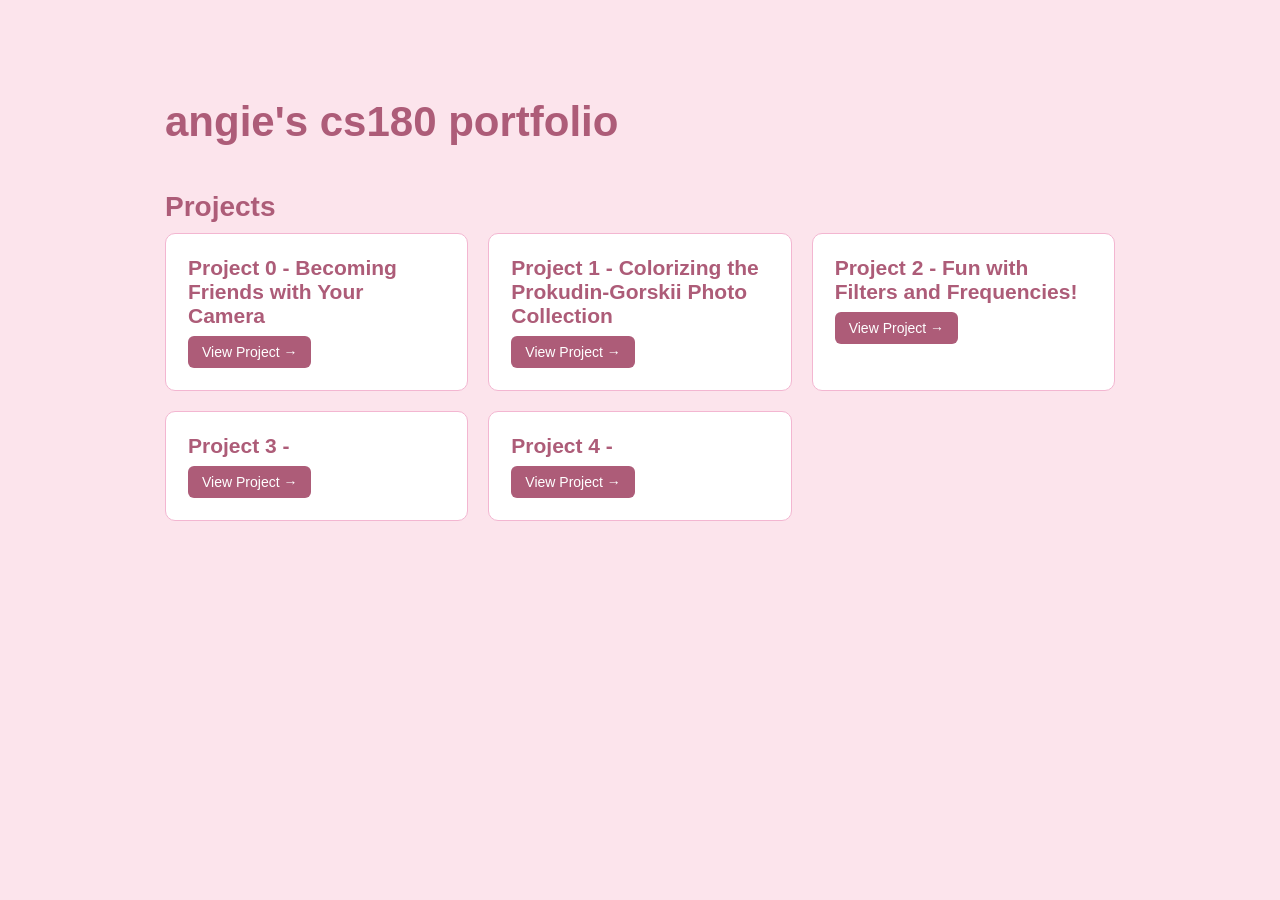
<file: index.html>
<!DOCTYPE html>
<html>
<head>
    <title>My Portfolio</title>
    <link rel="stylesheet" href="style.css">
</head>
<body>

    <div class="container">

        <div class="intro">
            <h1>angie's cs180 portfolio</h1>
        </div>

        <h2>Projects</h2>

        <div class="projects">

            <div class="project">
                <h3>Project 0 - Becoming Friends with Your Camera</h3>
                <a class="button" href="./0/index.html">
                    View Project →
                </a>
            </div>

            <div class="project">
                <h3>Project 1 - Colorizing the Prokudin-Gorskii Photo Collection</h3>
                <a class="button" href="./proj_1/index.html">
                    View Project →
                </a>
            </div>
            <div class="project">
                <h3>Project 2 - Fun with Filters and Frequencies!</h3>
                <a class="button" href="./proj_2/index.html">
                    View Project →
                </a>
            </div>

            <div class="project">
                <h3>Project 3 - </h3>
                <a class="button" href="./proj_3/index.html">
                    View Project →
                </a>
            </div>

            <div class="project">
                <h3>Project 4 - </h3>
                <a class="button" href="./proj_4/index.html">
                    View Project →
                </a>
            </div>
    </div>
    </div>

</body>
</html>
</file>
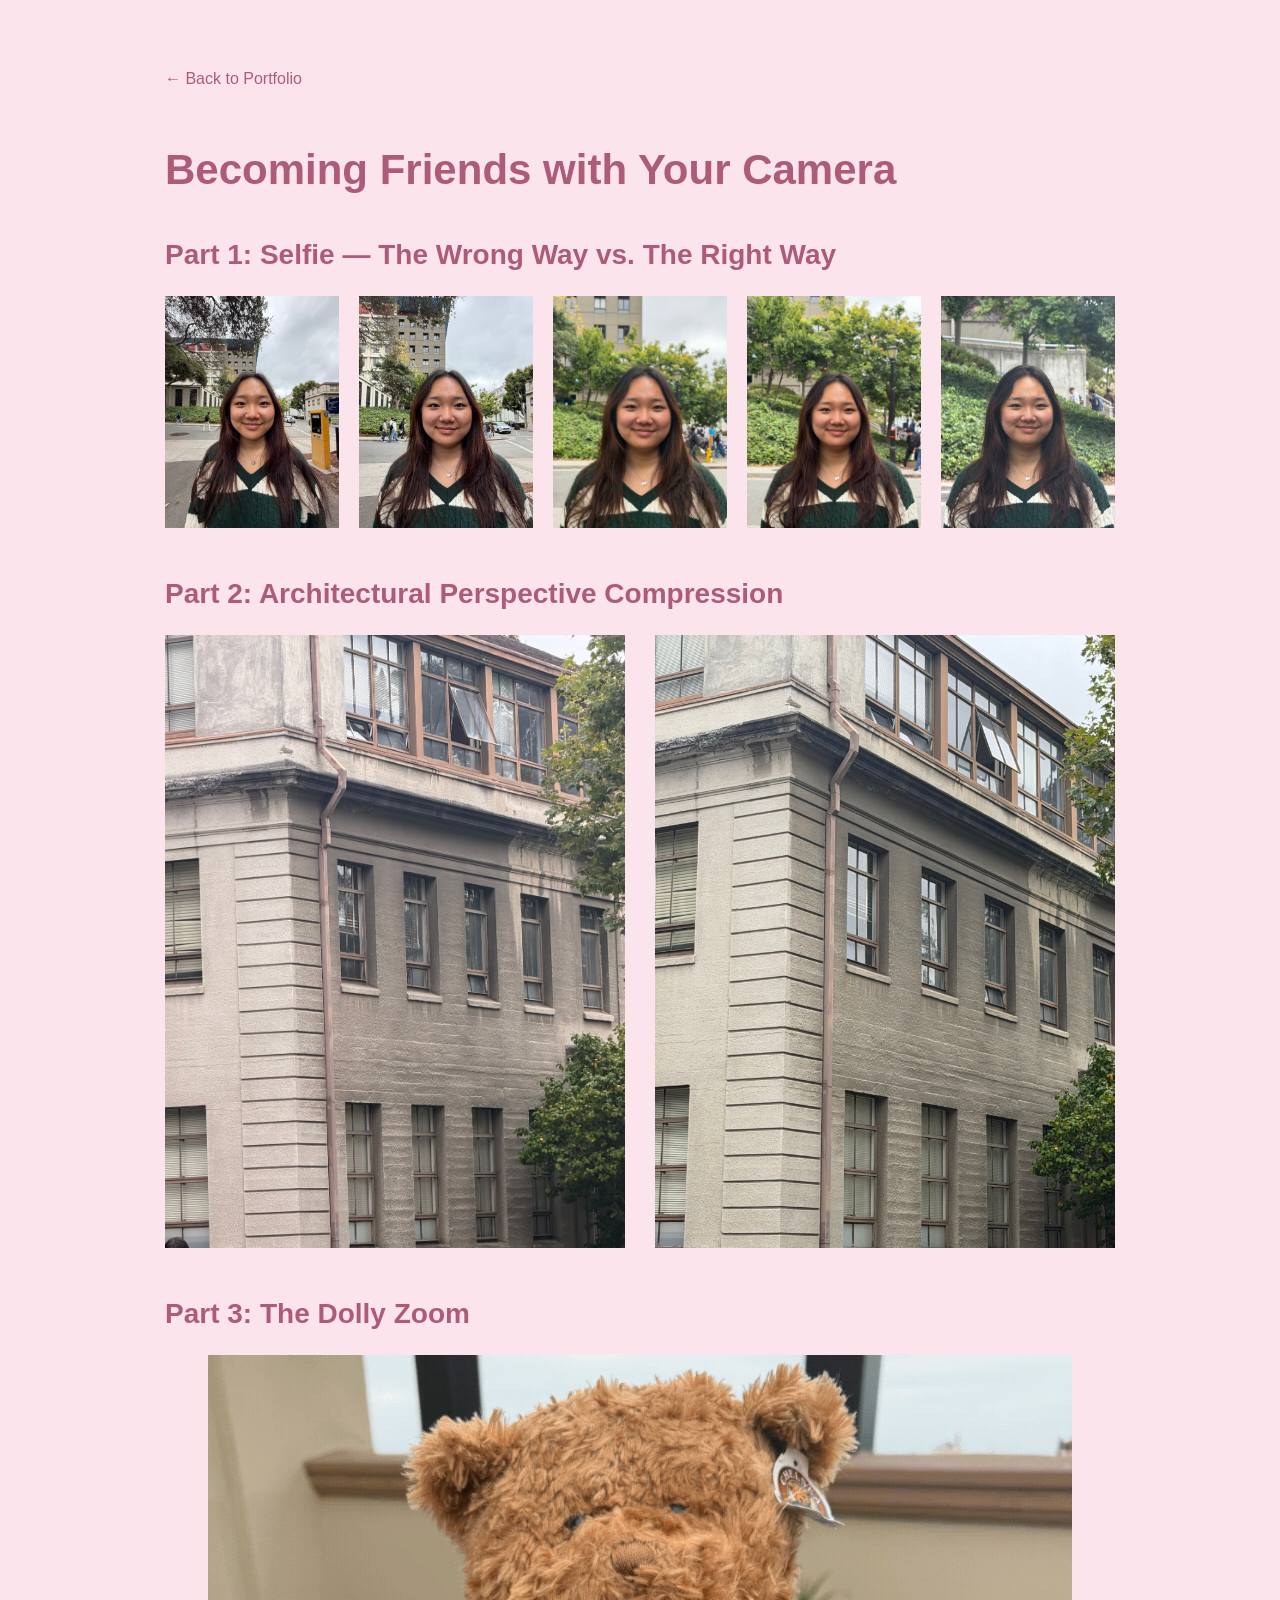
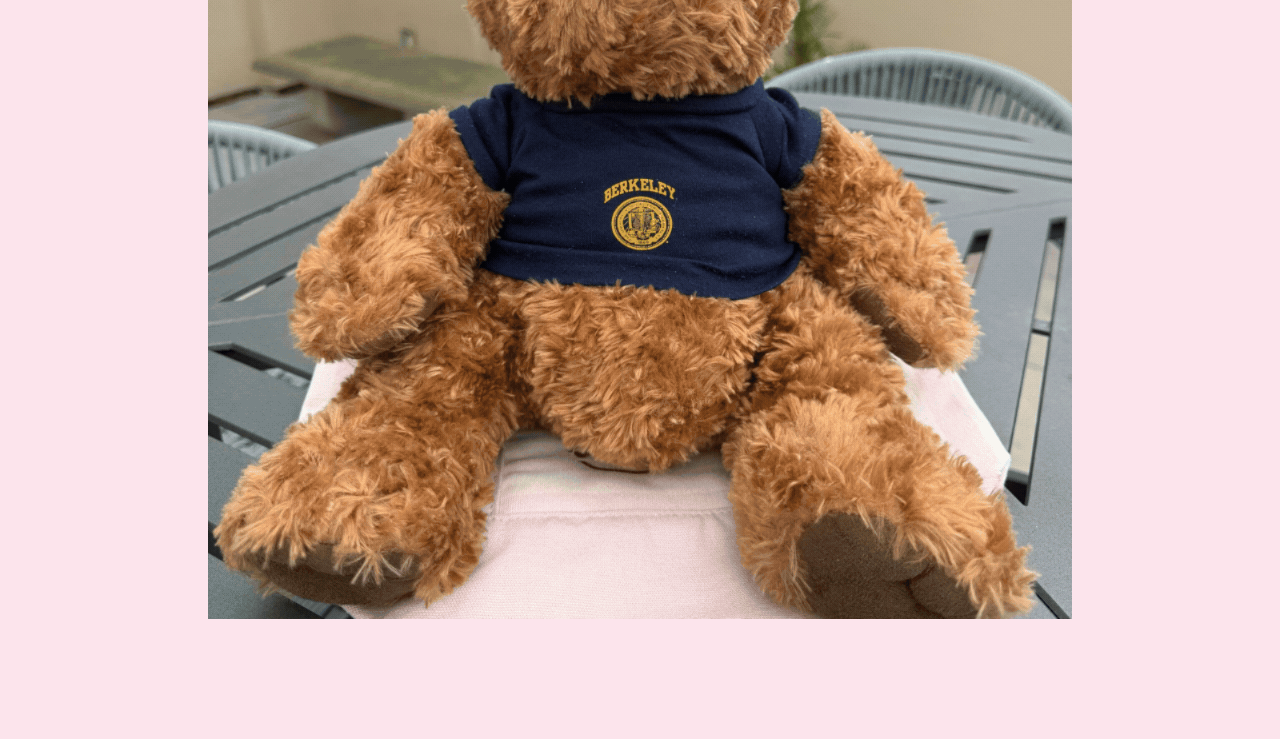
<file: 0/index.html>
<!DOCTYPE html>
<html>
<head>
    <title>Project 0 - Becoming Friends with Your Camera</title>
    <link rel="stylesheet" href="../style.css">
</head>

<body>

    <div class="container">

        <a class="back" href="../index.html">← Back to Portfolio</a>

        <header>
            <h1>Becoming Friends with Your Camera</h1>
        </header>

        <div class="section">
            <h2>Part 1: Selfie — The Wrong Way vs. The Right Way</h2>
            <div class="images single-row">
                <img src="./photos/IMG_5515.jpg">
                <img src="./photos/IMG_5516.jpg">
                <img src="./photos/IMG_5517.jpg">
                <img src="./photos/IMG_5518.jpg">
                <img src="./photos/IMG_5520.jpg">
            </div>
        </div>

        <div class="section">
            <h2>Part 2: Architectural Perspective Compression</h2>
            <div class="images side-by-side">
                <img src="./photos/IMG_5506.jpg">
                <img src="./photos/IMG_5508.jpg">
            </div>
        </div>


        <div class="section">
            <h2>Part 3: The Dolly Zoom</h2>

            <div class="images">
                <img src="./photos/dolly.gif">
            </div>
        </div>

    </div>
</body>
</html>
</file>
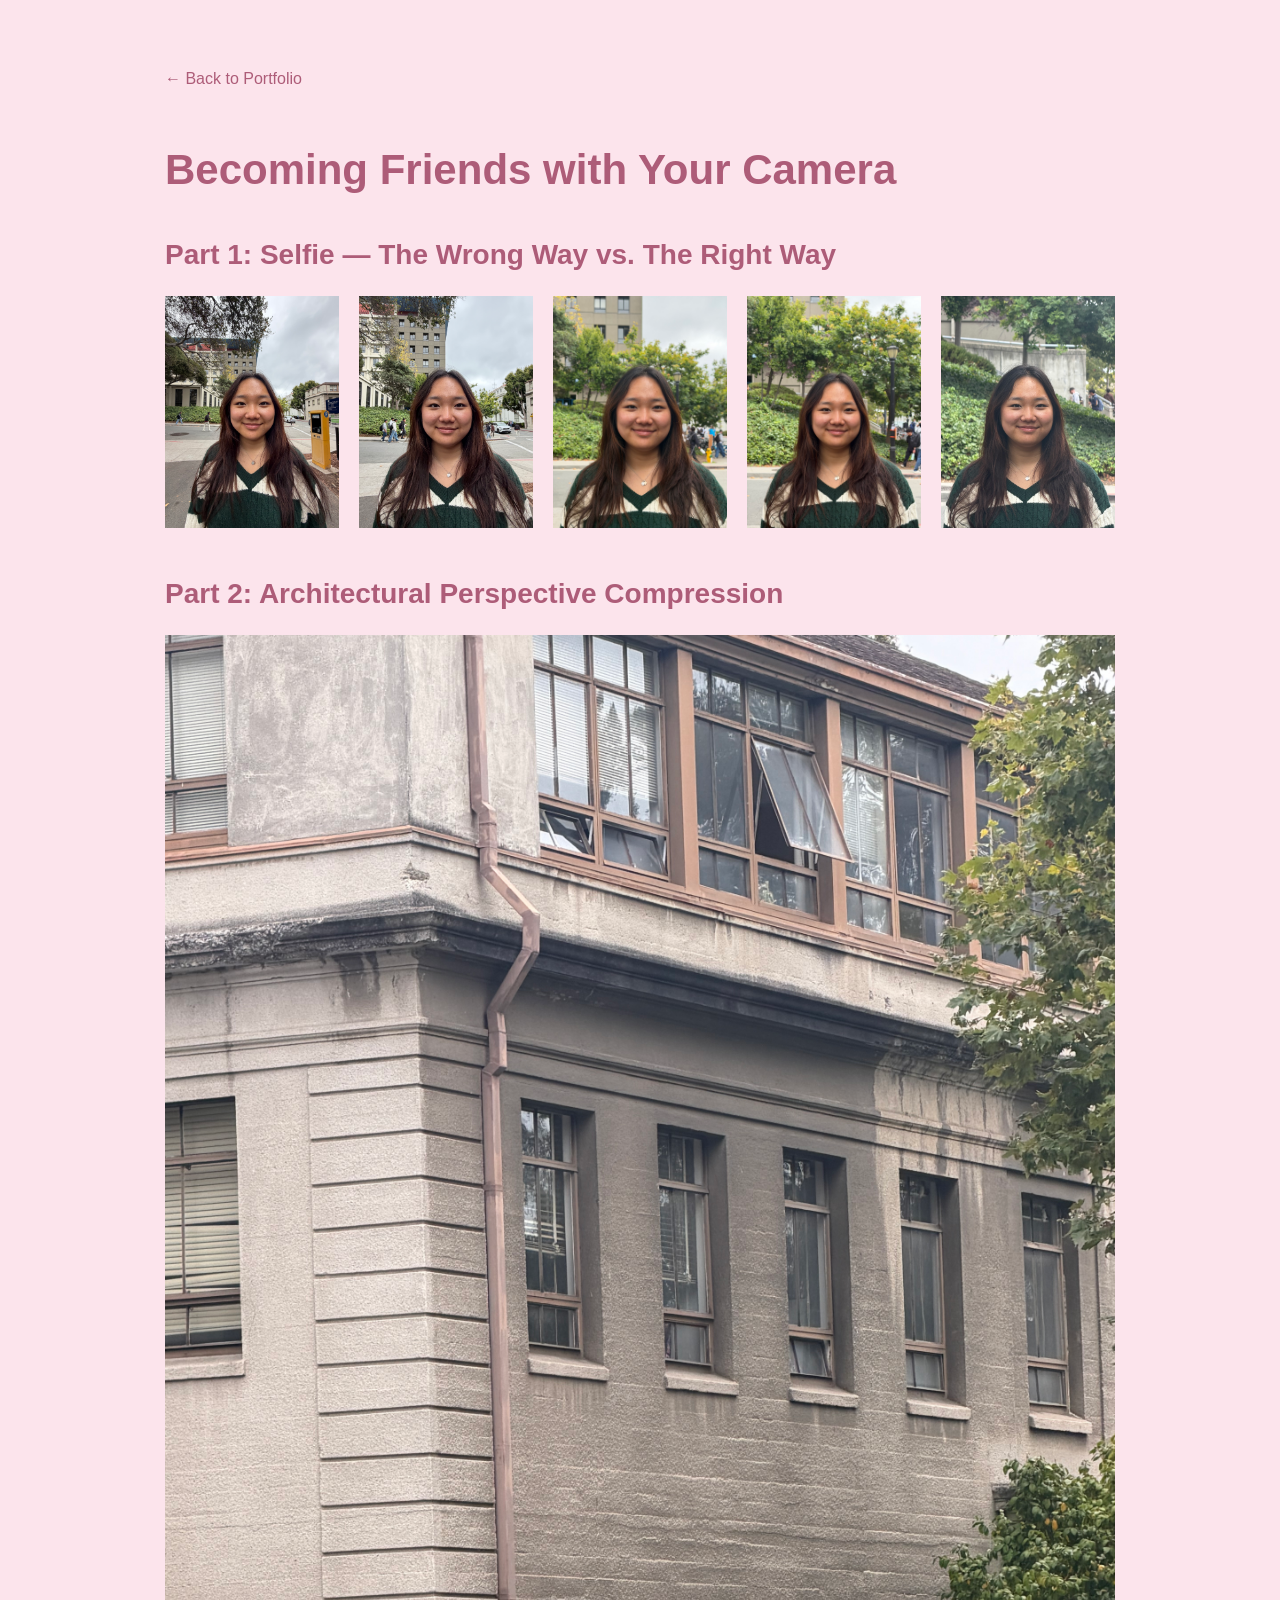
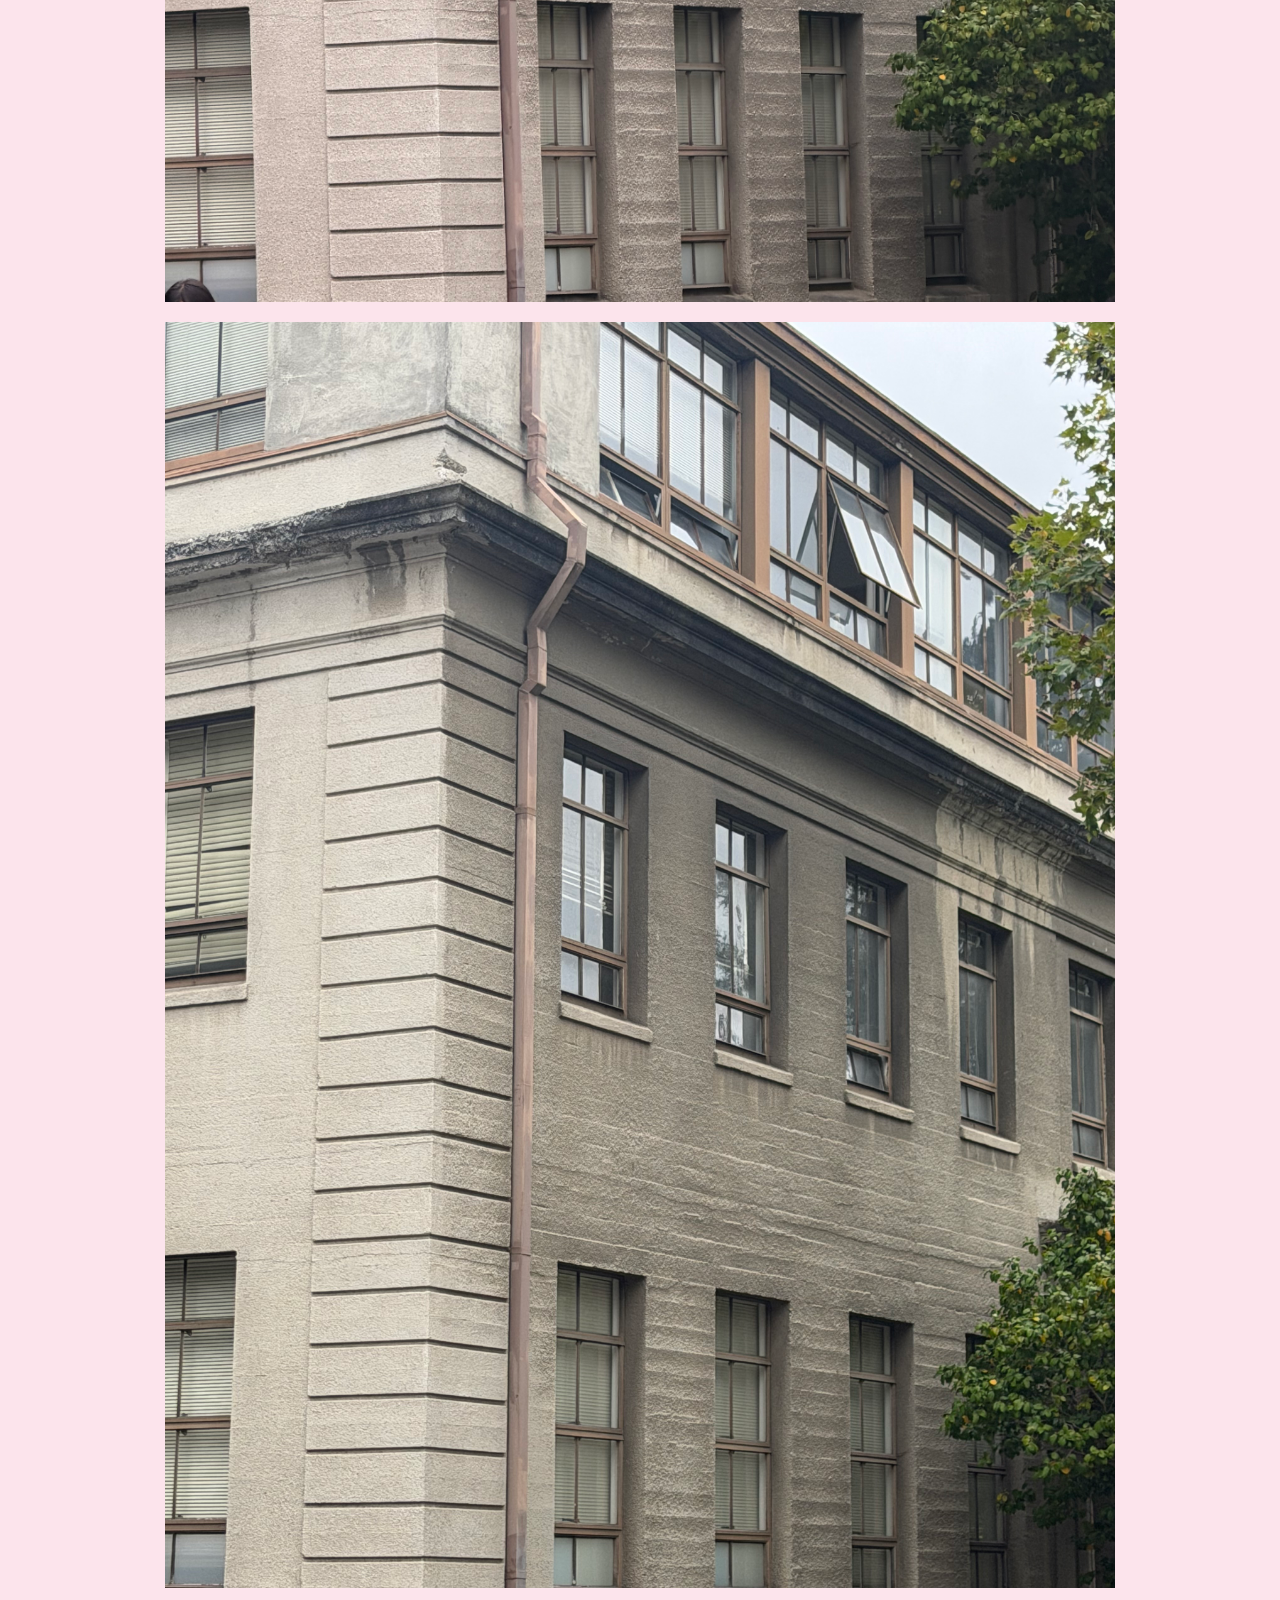
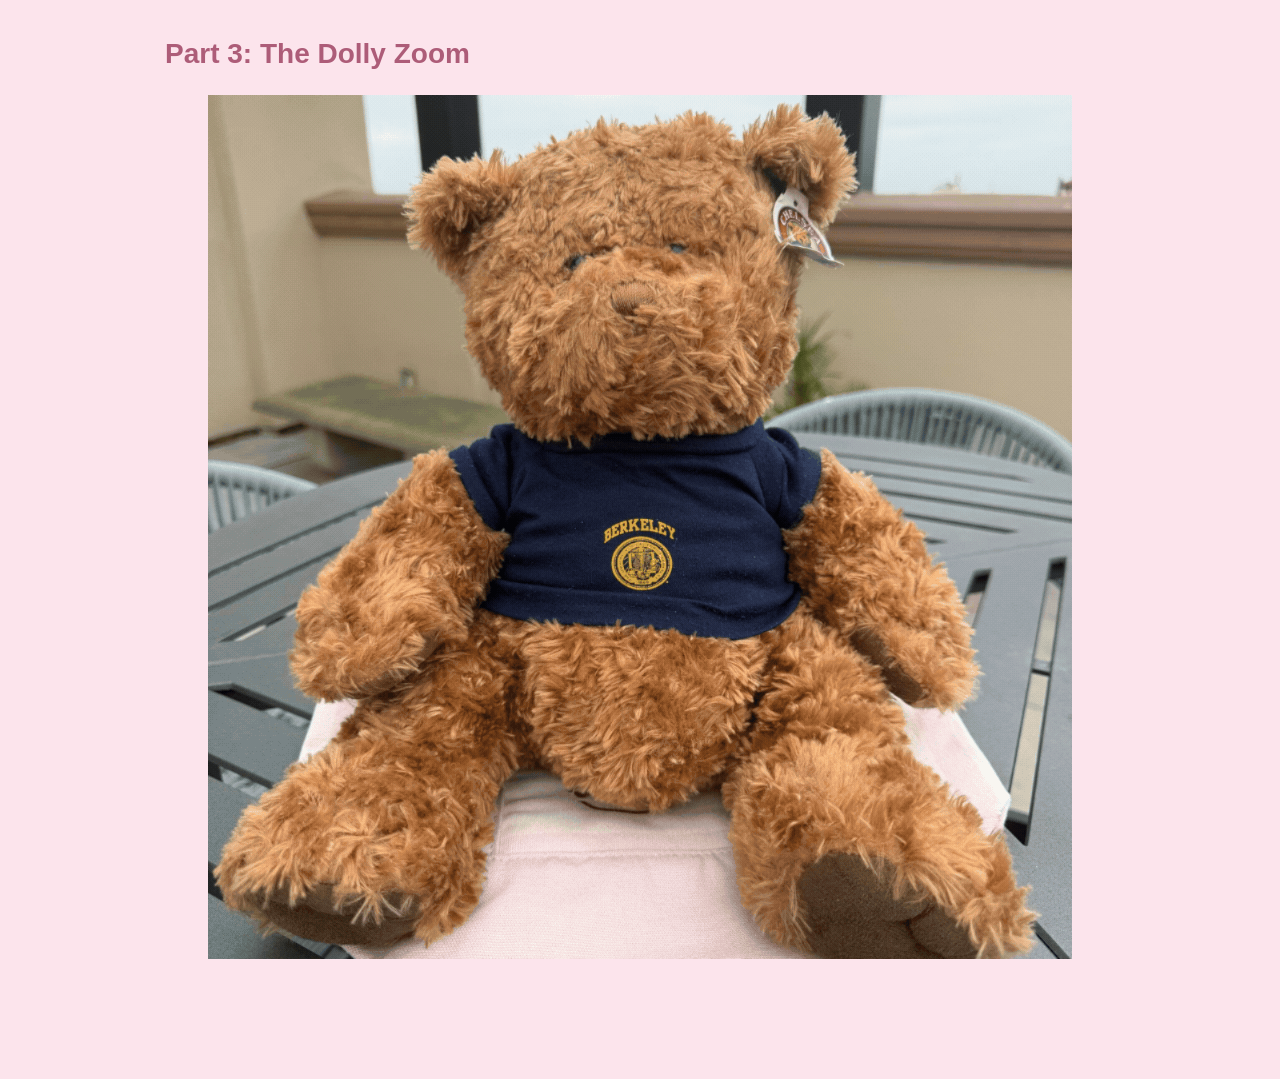
<file: 1/index.html>
<!DOCTYPE html>
<html>
<head>
    <title>Project 0 - Becoming Friends with Your Camera</title>
    <link rel="stylesheet" href="../style.css">
</head>

<body>

    <div class="container">

        <a class="back" href="../index.html">← Back to Portfolio</a>

        <header>
            <h1>Becoming Friends with Your Camera</h1>
        </header>

        <div class="section">
            <h2>Part 1: Selfie — The Wrong Way vs. The Right Way</h2>
            <div class="images single-row">
                <img src="./photos/IMG_5515.jpg">
                <img src="./photos/IMG_5516.jpg">
                <img src="./photos/IMG_5517.jpg">
                <img src="./photos/IMG_5518.jpg">
                <img src="./photos/IMG_5520.jpg">
            </div>
        </div>

        <div class="section">
            <h2>Part 2: Architectural Perspective Compression</h2>
            <div class="images">
                <img src="./photos/IMG_5506.jpg">
                <img src="./photos/IMG_5508.jpg">
            </div>
        </div>


        <div class="section">
            <h2>Part 3: The Dolly Zoom</h2>

            <div class="images">
                <img src="./photos/dolly.gif">
            </div>
        </div>

    </div>
</body>
</html>
</file>
<file: style.css>
* {
    box-sizing: border-box;
}

body {
    font-family: Arial, sans-serif;
    margin: 20px;
    background: #fce4ec;
}

.container {
    max-width: 1000px;
    margin: 0 auto;
    padding: 50px 25px;
}

h1 {
    font-size: 42px;
    margin-bottom: 10px;
    color: #ad5c78;
}

h2 {
    font-size: 28px;
    margin-top: 45px;
    margin-bottom: 10px;
    color: #ad5c78;
}

h3 {
    font-size: 21px;
    color: #ad5c78;
}

p {
    font-size: 18px;
    line-height: 1.5;
    color: #885c7a;
}

.section {
    margin-bottom: 50px;
}

.images {
    display: flex;
    flex-wrap: wrap;
    gap: 20px;
    justify-content: center;
    margin: 25px 0;
}

.images.single-row {
    flex-wrap: nowrap;
}

.images img {
    max-width: 100%;
    height: auto;
}

.images.single-row img {
    flex: 1 1 0;
    width: auto;
    min-width: 0;
}


.image-container {
    text-align: center;
    flex: 1;
}

.image-container img {
    width: 100%;
    min-width: 0;
}

.side-by-side {
    display: flex;
    gap: 30px;
}

.side-by-side img {
    width: calc(50% - 15px);
    height: auto;
}

.pyramid-grid {
    display: grid;
    grid-template-columns: repeat(3, 1fr);
    gap: 35px 30px;
    width: 95%;
    margin: 0 auto;
}

.pyramid-item {
    text-align: center;
}

.pyramid-item img {
    width: 100%;
    height: 250px;
    object-fit: contain;
    display: block;
    margin: 0 auto;
}

.pyramid-item p {
    margin-top: 15px;
}

.translation {
    margin-top: 8px;
    font-size: 16px;
    color: #8b6673;
}

.photo-stack {
    width: 45%;
    margin: 25px auto;
}

.photo-stack img {
    width: 100%;
    height: auto;
    display: block;
}

.back {
    display: inline-block;
    margin-bottom: 30px;
    color: #ad5c78;
    text-decoration: none;
}

.intro {
    margin-bottom: 40px;
}

.projects {
    display: grid;
    grid-template-columns: repeat(auto-fit, minmax(250px, 1fr));
    gap: 20px;
}

.project {
    background: white;
    border: 1px solid #f3b6d1;
    border-radius: 10px;
    padding: 22px;
}

.project h3 {
    margin-top: 0;
    margin-bottom: 8px;
    font-size: 21px;
}

.button {
    display: inline-block;
    background: #ad5c78;
    color: white;
    padding: 8px 14px;
    border-radius: 6px;
    font-size: 14px;
    text-decoration: none;
}

table.threshold-table {
    width: 100%;
    border-collapse: collapse;
    margin: 20px 0;
    background: white;
}
table.threshold-table th, table.threshold-table td {
    border: 1px solid #f3b6d1;
    padding: 8px;
    text-align: center;
    font-size: 15px;
    color: #885c7a;
}
.note {
    background: #fff0f5;
    border-left: 4px solid #ad5c78;
    padding: 10px 15px;
    font-size: 15px;
    margin: 15px 0;
}
.filter-display img {
    width: 200px;
    height: 200px;
    object-fit: contain;
    image-rendering: pixelated;
}
pre {
    background: white;
    border: 1px solid #f3b6d1;
    border-radius: 8px;
    padding: 14px;
    overflow-x: auto;
    font-size: 14px;
}

.rot180 {
    transform: rotate(180deg);
}

.small-view {
    flex: 0 0 auto;
}

.small-view img {
    width: 64px;
    height: 64px;
}

.image-container.medium img {
    width: 70%;
}
</file>
